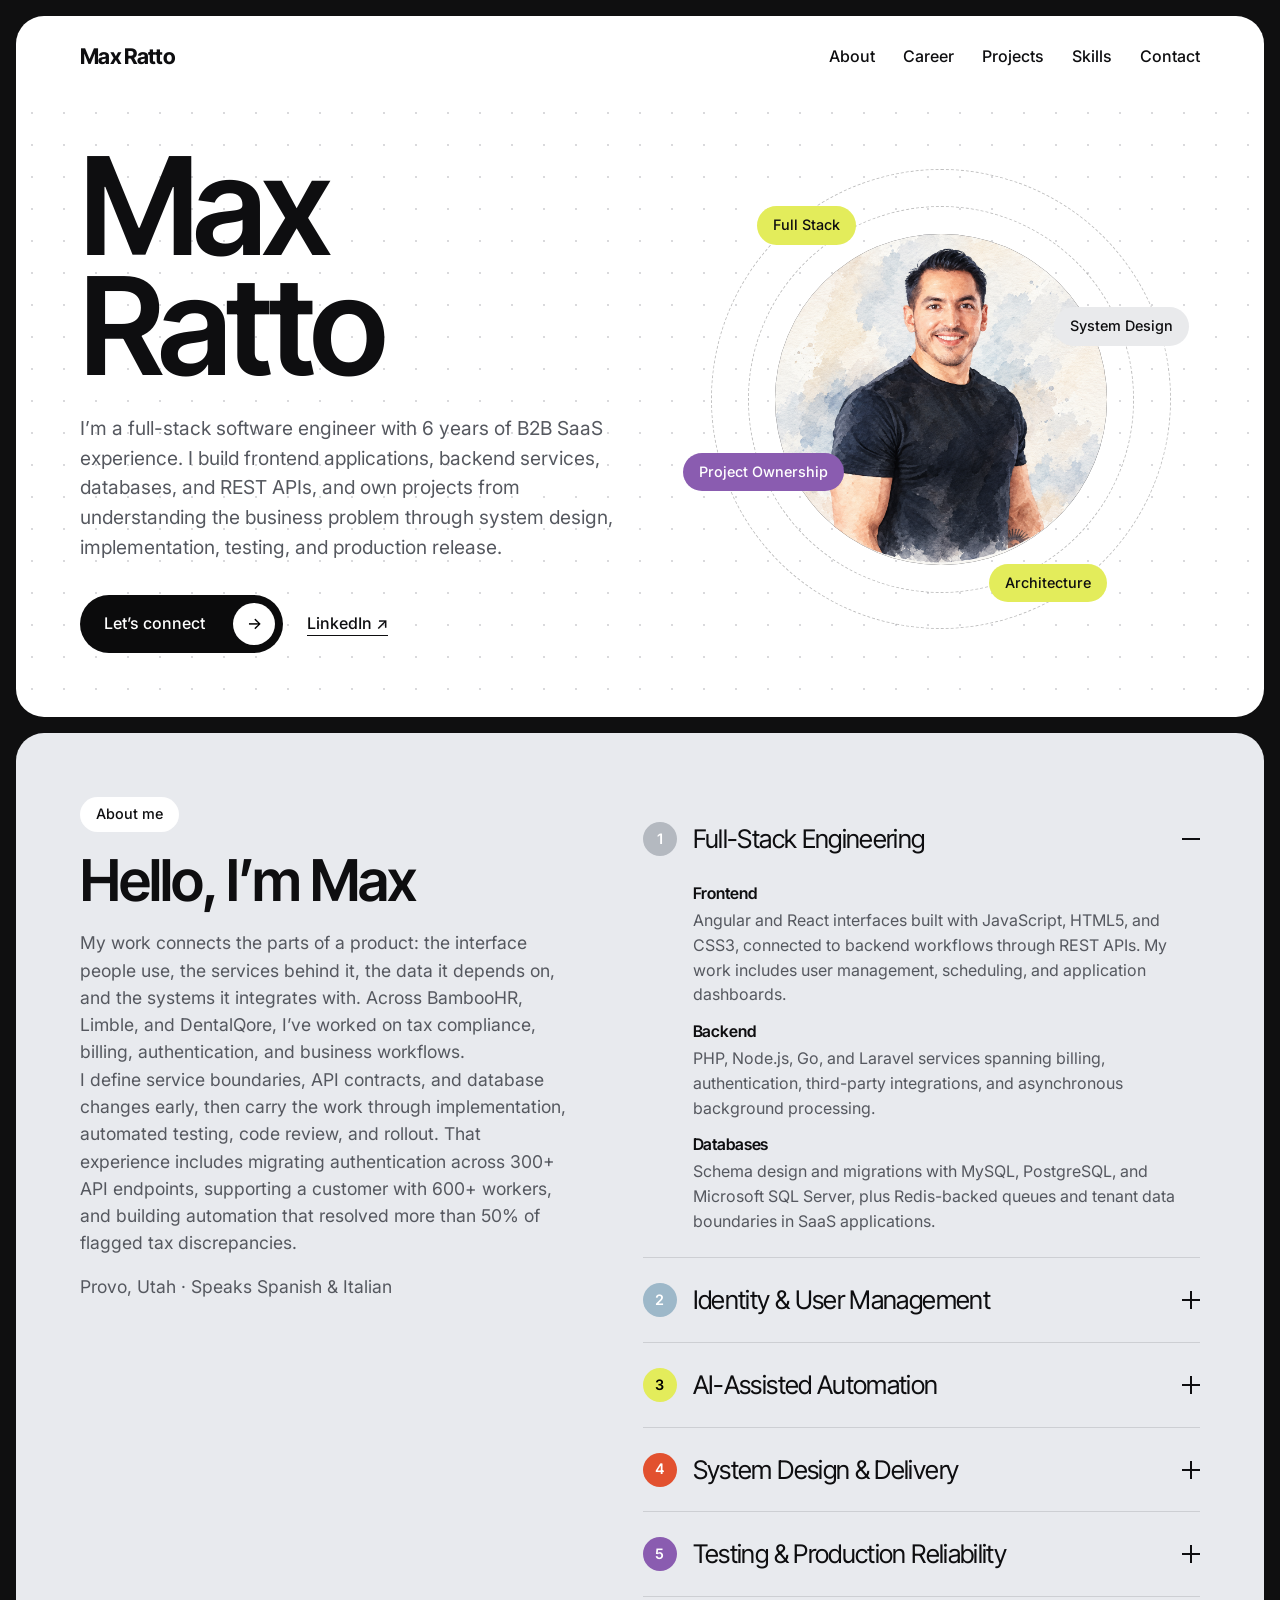
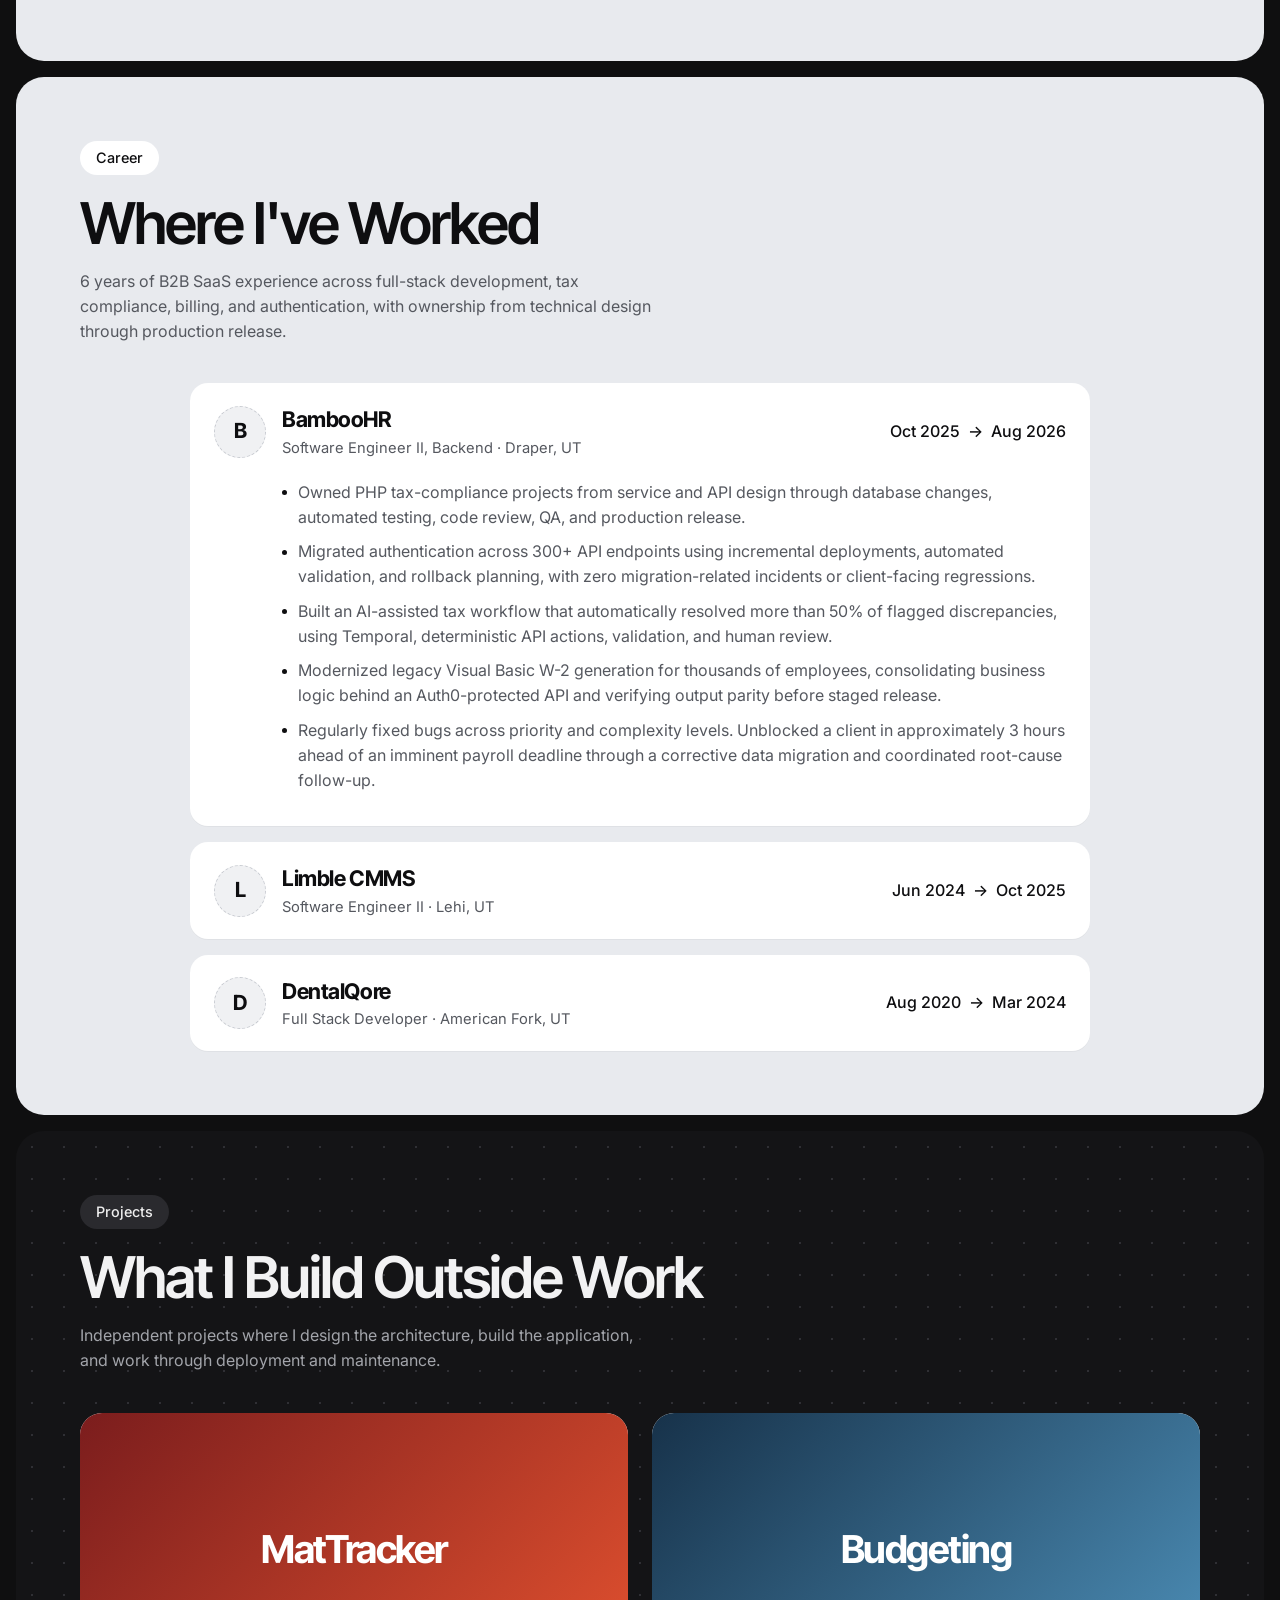
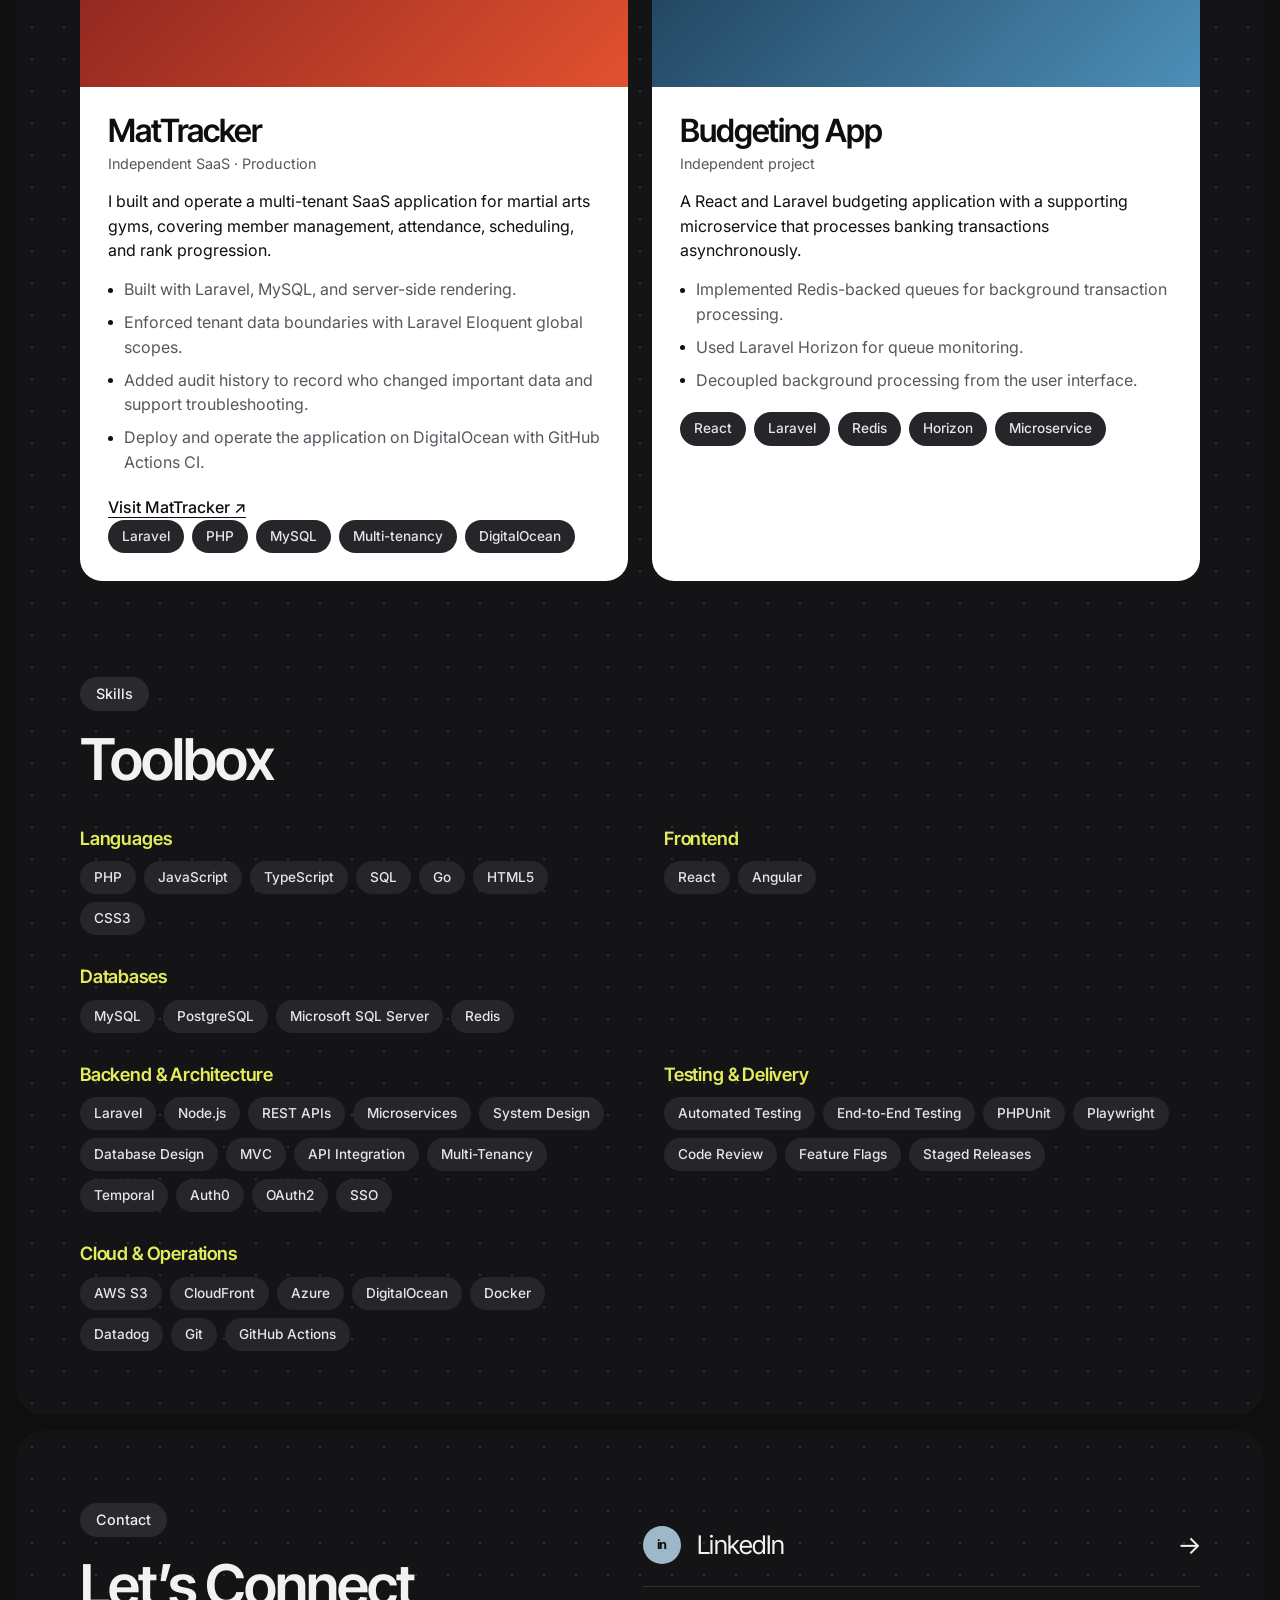
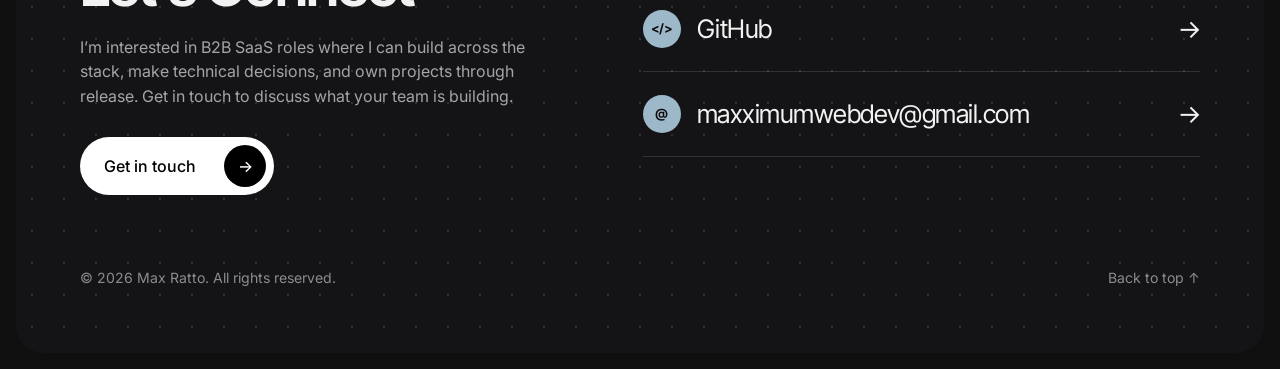
<file: index.html>
<!DOCTYPE html>
<html lang="en">

<head>
    <meta charset="UTF-8">
    <meta name="viewport" content="width=device-width, initial-scale=1.0">
    <title>Max Ratto | Software Engineer</title>
    <meta name="description"
        content="Max Ratto is a full-stack software engineer with 6 years of B2B SaaS experience, owning projects from business problem through system design, implementation, testing, and production release.">
    <meta property="og:title" content="Max Ratto | Software Engineer">
    <meta property="og:description"
        content="Full-stack software engineer with 6 years of B2B SaaS experience, owning projects from system design through production release.">
    <meta property="og:type" content="website">
    <meta name="theme-color" content="#0f0f10">
    <link rel="preconnect" href="https://fonts.googleapis.com">
    <link rel="preconnect" href="https://fonts.gstatic.com" crossorigin>
    <link
        href="https://fonts.googleapis.com/css2?family=Inter+Tight:wght@400;500;600;700&family=Inter:wght@400;500&display=swap"
        rel="stylesheet">
    <link rel="stylesheet" href="main.css">
    <link rel="apple-touch-icon" sizes="180x180" href="apple-touch-icon.png">
    <link rel="icon" type="image/png" sizes="32x32" href="favicon-32x32.png">
    <link rel="icon" type="image/png" sizes="16x16" href="favicon-16x16.png">
    <link rel="manifest" href="site.webmanifest">
    <link rel="shortcut icon" type="image/x-icon" href="favicon.ico">
</head>

<body>
    <div class="shell">
        <!-- HERO + ABOUT + CAREER: light sheet -->
        <div class="sheet sheet-light">
            <header class="topbar">
                <a class="brand" href="#top">Max Ratto</a>
                <button class="menu-toggle" aria-expanded="false" aria-controls="site-nav">Menu</button>
                <nav id="site-nav" aria-label="Primary">
                    <a href="#about">About</a>
                    <a href="#career">Career</a>
                    <a href="#projects">Projects</a>
                    <a href="#skills">Skills</a>
                    <a href="#contact">Contact</a>
                </nav>
            </header>

            <section class="hero dots" id="top">
                <div class="hero-copy reveal">
                    <h1>Max<br>Ratto</h1>
                    <p class="lede">I’m a full-stack software engineer with 6 years of B2B SaaS experience. I build
                        frontend applications, backend services, databases, and REST APIs, and own projects from
                        understanding the business problem through system design, implementation, testing, and
                        production release.</p>
                    <div class="cta-row">
                        <a class="btn" href="#contact">Let’s connect <span class="btn-arrow"
                                aria-hidden="true">&rarr;</span></a>
                        <a class="text-link" href="https://www.linkedin.com/in/maxratto" target="_blank"
                            rel="noopener">LinkedIn &nearr;</a>
                    </div>
                </div>
                <div class="hero-orbit reveal">
                    <div class="ring ring-1"></div>
                    <div class="ring ring-2"></div>
                    <div class="portrait"><img src="assets/profile.png" alt="Watercolor portrait of Max Ratto"></div>
                    <span class="pill pill-grey p2">System Design</span>
                    <span class="pill pill-purple p3">Project Ownership</span>
                    <span class="pill pill-lime p4">Architecture</span>
                    <span class="pill pill-lime p5">Full Stack</span>
                </div>
            </section>
        </div>

        <div class="sheet sheet-grey" id="about">
            <div class="about reveal">
                <div class="about-intro">
                    <span class="eyebrow">About me</span>
                    <h2>Hello, I’m Max</h2>
                    <p>My work connects the parts of a product: the interface people use, the services behind it, the
                        data it depends on, and the systems it integrates with. Across BambooHR, Limble, and DentalQore,
                        I’ve worked on tax compliance, billing, authentication, and business workflows.</p>
                    <p>I define service boundaries, API contracts, and database changes early, then carry the work
                        through implementation, automated testing, code review, and rollout. That experience includes
                        migrating authentication across 300+ API endpoints, supporting a customer with 600+ workers, and
                        building automation that resolved more than 50% of flagged tax discrepancies.</p>
                    <p class="meta">Provo, Utah &middot; Speaks Spanish &amp; Italian</p>
                </div>
                <div class="accordion" data-accordion>
                    <div class="acc-item open">
                        <button class="acc-head" aria-expanded="true">
                            <span class="num n1">1</span><span class="acc-title">Full-Stack Engineering</span><span
                                class="acc-icon" aria-hidden="true"></span>
                        </button>
                        <div class="acc-body">
                            <div class="acc-split">
                                <p><span class="acc-label">Frontend</span>Angular and React interfaces built with
                                    JavaScript, HTML5, and CSS3, connected to backend workflows through REST APIs. My
                                    work includes user management, scheduling, and application dashboards.</p>
                                <p><span class="acc-label">Backend</span>PHP, Node.js, Go, and Laravel services spanning
                                    billing, authentication, third-party integrations, and asynchronous background
                                    processing.</p>
                                <p><span class="acc-label">Databases</span>Schema design and migrations with MySQL,
                                    PostgreSQL, and Microsoft SQL Server, plus Redis-backed queues and tenant data
                                    boundaries in SaaS applications.</p>
                            </div>
                        </div>
                    </div>
                    <div class="acc-item">
                        <button class="acc-head" aria-expanded="false">
                            <span class="num n2">2</span><span class="acc-title">Identity &amp; User
                                Management</span><span class="acc-icon" aria-hidden="true"></span>
                        </button>
                        <div class="acc-body">
                            <div class="acc-split">
                                <p>I’ve implemented Auth0, OAuth2, SSO, and token-based authentication, with role checks
                                    that connect user management, permissions, and billing.</p>
                                <p>At Limble, I helped customers schedule and assign users without application login
                                    accounts, including support for 600+ workers at one customer. At BambooHR, I
                                    migrated authentication across 300+ API endpoints with zero migration-related
                                    incidents or client-facing regressions.</p>
                            </div>
                        </div>
                    </div>
                    <div class="acc-item">
                        <button class="acc-head" aria-expanded="false">
                            <span class="num n3">3</span><span class="acc-title">AI-Assisted Automation</span><span
                                class="acc-icon" aria-hidden="true"></span>
                        </button>
                        <div class="acc-body">
                            <p>At BambooHR, I built a tax-discrepancy workflow that automatically resolved more than 50%
                                of flagged cases previously investigated manually. Temporal coordinated the workflow,
                                while deterministic API actions, validation, and human review handled execution and
                                exceptions.</p>
                        </div>
                    </div>
                    <div class="acc-item">
                        <button class="acc-head" aria-expanded="false">
                            <span class="num n6">4</span><span class="acc-title">System Design &amp;
                                Delivery</span><span class="acc-icon" aria-hidden="true"></span>
                        </button>
                        <div class="acc-body">
                            <div class="acc-split">
                                <p>I design coordinated changes across frontend applications, backend services,
                                    databases, and external integrations. I define service boundaries and API contracts,
                                    weigh technical choices against team skills and maintenance needs, and plan
                                    backward-compatible changes, feature flags, staged releases, and rollback.</p>
                                <p>At Limble, I secured architect agreement on TypeScript for a new service based on
                                    team proficiency, existing CI/CD, and lower operational overhead.</p>
                            </div>
                        </div>
                    </div>
                    <div class="acc-item">
                        <button class="acc-head" aria-expanded="false">
                            <span class="num n4">5</span><span class="acc-title">Testing &amp; Production
                                Reliability</span><span class="acc-icon" aria-hidden="true"></span>
                        </button>
                        <div class="acc-body">
                            <div class="acc-split">
                                <p>Automated testing, peer review, and Datadog logs and traces help me validate changes
                                    and diagnose production issues. At Limble, I introduced 30+ Playwright end-to-end
                                    tests to expand regression coverage across the team’s domain.</p>
                                <p>At BambooHR, I regularly fixed bugs across priority and complexity levels, including
                                    unblocking a client in approximately 3 hours when a workflow failure threatened a
                                    payroll deadline only hours away.</p>
                            </div>
                        </div>
                    </div>
                </div>
            </div>
        </div>

        <!-- CAREER -->
        <div class="sheet sheet-grey career-sheet" id="career">
            <div class="section-head reveal">
                <span class="eyebrow">Career</span>
                <h2>Where I've Worked</h2>
                <p>6 years of B2B SaaS experience across full-stack development, tax compliance, billing, and
                    authentication, with ownership from technical design through production release.</p>
            </div>
            <ol class="timeline">
                <li class="job reveal">
                    <button class="job-head" aria-expanded="true">
                        <span class="logo-dot">B</span>
                        <span class="job-main"><strong>BambooHR</strong><em>Software Engineer II, Backend &middot;
                                Draper, UT</em></span>
                        <span class="job-dates">Oct 2025 <i>&rarr;</i> Aug 2026</span>
                    </button>
                    <ul class="job-body">
                        <li>Owned PHP tax-compliance projects from service and API design through database changes,
                            automated testing, code review, QA, and production release.</li>
                        <li>Migrated authentication across 300+ API endpoints using incremental deployments, automated
                            validation, and rollback planning, with zero migration-related incidents or client-facing
                            regressions.</li>
                        <li>Built an AI-assisted tax workflow that automatically resolved more than 50% of flagged
                            discrepancies, using Temporal, deterministic API actions, validation, and human review.</li>
                        <li>Modernized legacy Visual Basic W-2 generation for thousands of employees, consolidating
                            business logic behind an Auth0-protected API and verifying output parity before staged
                            release.</li>
                        <li>Regularly fixed bugs across priority and complexity levels. Unblocked a client in
                            approximately 3 hours ahead of an imminent payroll deadline through a corrective data
                            migration and coordinated root-cause follow-up.</li>
                    </ul>
                </li>
                <li class="job reveal">
                    <button class="job-head" aria-expanded="false">
                        <span class="logo-dot">L</span>
                        <span class="job-main"><strong>Limble CMMS</strong><em>Software Engineer II &middot; Lehi,
                                UT</em></span>
                        <span class="job-dates">Jun 2024 <i>&rarr;</i> Oct 2025</span>
                    </button>
                    <ul class="job-body">
                        <li>Owned a full-stack worker-role launch across Angular interfaces, backend services,
                            databases, permissions, and billing, enabling scheduling and assignments without login
                            accounts for 600+ workers at one customer.</li>
                        <li>Refactored role checks across user management, authentication, and billing while maintaining
                            compatibility for thousands of customer accounts through backward-compatible changes,
                            feature flags, and staged rollout.</li>
                        <li>Designed coordinated changes across multiple microservices. Secured architect agreement on
                            TypeScript for a new service based on team proficiency, existing CI/CD, and lower
                            operational overhead.</li>
                        <li>Built PHP, Node.js, and Go services, including a Go billing microservice supporting
                            thousands of customers; integrated Chargify, Auth0, OAuth2, SSO, and token-based
                            authentication.</li>
                        <li>Introduced 30+ Playwright end-to-end tests to expand regression coverage, reviewed and
                            approved peer code, and diagnosed production issues with Datadog.</li>
                    </ul>
                </li>
                <li class="job reveal">
                    <button class="job-head" aria-expanded="false">
                        <span class="logo-dot">D</span>
                        <span class="job-main"><strong>DentalQore</strong><em>Full Stack Developer &middot; American
                                Fork, UT</em></span>
                        <span class="job-dates">Aug 2020 <i>&rarr;</i> Mar 2024</span>
                    </button>
                    <ul class="job-body">
                        <li>Built full-stack SaaS applications with PHP, JavaScript, HTML5/CSS3, and MySQL, connecting
                            frontend workflows to backend logic and third-party REST APIs.</li>
                        <li>Refactored a leadership and sales dashboard spanning 10+ interdependent metrics, improving
                            page load speed by at least 30% in most cases while preserving reporting accuracy.</li>
                        <li>Automated lead creation, data synchronization, and status updates through a Pipedrive REST
                            API integration spanning the entire sales pipeline, reducing manual work between platforms.
                        </li>
                        <li>Migrated ERP user-uploaded files and images to AWS S3 and CloudFront, offloading storage and
                            delivery from application servers.</li>
                        <li>Integrated multiple third-party APIs, including Google and GoTo, and maintained PHPUnit
                            automated tests to validate application changes and refactoring.</li>
                    </ul>
                </li>
            </ol>
        </div>

        <!-- PROJECTS + SKILLS: dark sheet -->
        <div class="sheet sheet-dark dots" id="projects">
            <div class="section-head reveal">
                <span class="eyebrow eyebrow-dark">Projects</span>
                <h2>What I Build Outside Work</h2>
                <p>Independent projects where I design the architecture, build the application, and work through
                    deployment and maintenance.</p>
            </div>
            <div class="project-grid">
                <article class="project reveal">
                    <!-- Replace with a screenshot: <img src="assets/mattracker.png" alt="MatTracker screenshot"> -->
                    <div class="project-art art-1"><span>MatTracker</span></div>
                    <div class="project-body">
                        <h3>MatTracker</h3>
                        <p class="tag-line">Independent SaaS &middot; Production</p>
                        <p>I built and operate a multi-tenant SaaS application for martial arts gyms, covering member
                            management, attendance, scheduling, and rank progression.</p>
                        <ul>
                            <li>Built with Laravel, MySQL, and server-side rendering.</li>
                            <li>Enforced tenant data boundaries with Laravel Eloquent global scopes.</li>
                            <li>Added audit history to record who changed important data and support troubleshooting.
                            </li>
                            <li>Deploy and operate the application on DigitalOcean with GitHub Actions CI.</li>
                        </ul>
                        <a class="text-link" href="https://mattrackerapp.com" target="_blank" rel="noopener">Visit
                            MatTracker &nearr;</a>
                        <div class="chips">
                            <span>Laravel</span><span>PHP</span><span>MySQL</span><span>Multi-tenancy</span><span>DigitalOcean</span>
                        </div>
                    </div>
                </article>
                <article class="project reveal">
                    <!-- Replace with a screenshot: <img src="assets/budgeting.png" alt="Budgeting app screenshot"> -->
                    <div class="project-art art-2"><span>Budgeting</span></div>
                    <div class="project-body">
                        <h3>Budgeting App</h3>
                        <p class="tag-line">Independent project</p>
                        <p>A React and Laravel budgeting application with a supporting microservice that processes
                            banking transactions asynchronously.</p>
                        <ul>
                            <li>Implemented Redis-backed queues for background transaction processing.</li>
                            <li>Used Laravel Horizon for queue monitoring.</li>
                            <li>Decoupled background processing from the user interface.</li>
                        </ul>
                        <div class="chips">
                            <span>React</span><span>Laravel</span><span>Redis</span><span>Horizon</span><span>Microservice</span>
                        </div>
                    </div>
                </article>
            </div>

            <div class="skills" id="skills">
                <div class="section-head reveal">
                    <span class="eyebrow eyebrow-dark">Skills</span>
                    <h2>Toolbox</h2>
                </div>
                <div class="skill-groups reveal">
                    <div class="skill-group">
                        <h4>Languages</h4>
                        <div class="chips">
                            <span>PHP</span><span>JavaScript</span><span>TypeScript</span><span>SQL</span><span>Go</span><span>HTML5</span><span>CSS3</span>
                        </div>
                    </div>
                    <div class="skill-group">
                        <h4>Frontend</h4>
                        <div class="chips"><span>React</span><span>Angular</span></div>
                    </div>
                    <div class="skill-group">
                        <h4>Databases</h4>
                        <div class="chips"><span>MySQL</span><span>PostgreSQL</span><span>Microsoft SQL
                                Server</span><span>Redis</span></div>
                    </div>
                    <div class="skill-group">
                        <h4>Backend &amp; Architecture</h4>
                        <div class="chips"><span>Laravel</span><span>Node.js</span><span>REST
                                APIs</span><span>Microservices</span><span>System Design</span><span>Database
                                Design</span><span>MVC</span><span>API
                                Integration</span><span>Multi-Tenancy</span><span>Temporal</span><span>Auth0</span><span>OAuth2</span><span>SSO</span>
                        </div>
                    </div>
                    <div class="skill-group">
                        <h4>Testing &amp; Delivery</h4>
                        <div class="chips"><span>Automated Testing</span><span>End-to-End
                                Testing</span><span>PHPUnit</span><span>Playwright</span><span>Code
                                Review</span><span>Feature Flags</span><span>Staged Releases</span></div>
                    </div>
                    <div class="skill-group">
                        <h4>Cloud &amp; Operations</h4>
                        <div class="chips"><span>AWS
                                S3</span><span>CloudFront</span><span>Azure</span><span>DigitalOcean</span><span>Docker</span><span>Datadog</span><span>Git</span><span>GitHub
                                Actions</span></div>
                    </div>
                </div>
            </div>
        </div>

        <!-- CONTACT -->
        <footer class="sheet sheet-dark contact dots" id="contact">
            <div class="contact-grid reveal">
                <div>
                    <span class="eyebrow eyebrow-dark">Contact</span>
                    <h2>Let’s Connect</h2>
                    <p>I’m interested in B2B SaaS roles where I can build across the stack, make technical decisions,
                        and own projects through release. Get in touch to discuss what your team is building.</p>
                    <a class="btn btn-light" href="mailto:maxximumwebdev@gmail.com">Get in touch <span class="btn-arrow"
                            aria-hidden="true">&rarr;</span></a>
                </div>
                <ul class="links">
                    <li><a href="https://www.linkedin.com/in/maxratto" target="_blank" rel="noopener"><span
                                class="ico">in</span>LinkedIn<span class="go">&rarr;</span></a></li>
                    <li><a href="https://github.com/maximus202" target="_blank" rel="noopener"><span
                                class="ico">&lt;/&gt;</span>GitHub<span class="go">&rarr;</span></a></li>
                    <li><a href="mailto:maxximumwebdev@gmail.com"><span
                                class="ico">@</span>maxximumwebdev@gmail.com<span class="go">&rarr;</span></a></li>
                </ul>
            </div>
            <div class="foot">
                <span>&copy; 2026 Max Ratto. All rights reserved.</span>
                <a href="#top">Back to top &uarr;</a>
            </div>
        </footer>
    </div>
    <script src="index.js"></script>
</body>

</html>
</file>
<file: main.css>
:root {
    --bg: #0f0f10;
    --ink: #0e0e10;
    --muted: #55585f;
    --grey: #e8eaee;
    --white: #fff;
    --line: rgba(14, 14, 16, .12);
    --blue: #9db8c9;
    --lime: #e3ec5b;
    --purple: #8a5cb0;
    --radius: 28px;
    --display: 'Inter Tight', 'Inter', system-ui, sans-serif;
    --body: 'Inter', system-ui, sans-serif;
}

* { box-sizing: border-box; margin: 0; padding: 0; }
html { scroll-behavior: smooth; scroll-padding-top: 24px; }
body {
    background: var(--bg);
    color: var(--ink);
    font-family: var(--body);
    line-height: 1.55;
    -webkit-font-smoothing: antialiased;
}
a { color: inherit; text-decoration: none; }
button { font: inherit; color: inherit; background: none; border: 0; cursor: pointer; text-align: left; }
ul, ol { list-style: none; }
:focus-visible { outline: 2px solid var(--purple); outline-offset: 3px; }

h1, h2, h3, h4 { font-family: var(--display); letter-spacing: -.035em; line-height: 1; font-weight: 600; }
h2 { font-size: clamp(2.2rem, 5vw, 3.6rem); }

.shell { max-width: 1280px; margin: 0 auto; padding: 16px; display: flex; flex-direction: column; gap: 16px; }
.sheet { border-radius: var(--radius); padding: clamp(24px, 5vw, 64px); position: relative; overflow: hidden; }
.sheet-light { background: var(--white); padding-top: 24px; }
.sheet-grey { background: var(--grey); }
.sheet-dark { background: #141416; color: #f2f2f3; }
.dots {
    background-image: radial-gradient(rgba(120, 120, 130, .28) 1.2px, transparent 1.2px);
    background-size: 32px 32px;
}
.sheet-dark.dots { background-color: #141416; }

/* top bar */
.topbar { display: flex; align-items: center; justify-content: space-between; position: relative; z-index: 5; }
.brand { font-family: var(--display); font-weight: 700; font-size: 1.35rem; letter-spacing: -.03em; }
#site-nav { display: flex; gap: 28px; font-weight: 500; }
#site-nav a { position: relative; padding: 4px 0; }
#site-nav a::after {
    content: ''; position: absolute; left: 0; bottom: 0; height: 2px; width: 100%;
    background: currentColor; transform: scaleX(0); transform-origin: left; transition: transform .25s;
}
#site-nav a:hover::after { transform: scaleX(1); }
.menu-toggle { display: none; padding: 8px 16px; border: 1px solid var(--line); border-radius: 999px; font-weight: 500; }

/* hero */
.hero {
    display: grid; grid-template-columns: 1.1fr 1fr; align-items: center; gap: 32px;
    min-height: 620px; margin: 24px -64px -64px; padding: 48px 64px 64px;
}
.hero h1 { font-size: clamp(4rem, 11vw, 8.5rem); line-height: .88; margin-bottom: 28px; }
.lede { font-size: 1.2rem; color: var(--muted); max-width: 30em; margin-bottom: 32px; }
.cta-row { display: flex; align-items: center; gap: 24px; flex-wrap: wrap; }
.btn {
    display: inline-flex; align-items: center; gap: 28px; background: #0b0b0c; color: #fff;
    padding: 8px 8px 8px 24px; border-radius: 999px; font-weight: 500; transition: transform .2s;
}
.btn:hover { transform: translateY(-2px); }
.btn-arrow { display: grid; place-items: center; width: 42px; height: 42px; background: #fff; color: #000; border-radius: 50%; transition: transform .2s; }
.btn:hover .btn-arrow { transform: translateX(3px); }
.btn-light { background: #fff; color: #000; }
.btn-light .btn-arrow { background: #000; color: #fff; }
.text-link { font-weight: 500; border-bottom: 1px solid currentColor; }

.hero-orbit { position: relative; aspect-ratio: 1; max-width: 460px; width: 100%; justify-self: center; }
.ring { position: absolute; border-radius: 50%; border: 1px dashed rgba(0, 0, 0, .25); }
.ring-1 { inset: 0; animation: spin 60s linear infinite; }
.ring-2 { inset: 8%; }
.portrait {
    position: absolute; inset: 14%; border-radius: 50%; overflow: hidden;
    background: radial-gradient(circle at 35% 30%, #3b3b44, #0d0d10); display: grid; place-items: center;
}
.portrait img { width: 100%; height: 100%; object-fit: cover; object-position: 50% 50%; transform: scale(1.04); }
.portrait span { font-family: var(--display); font-size: 5.5rem; font-weight: 700; color: #fff; letter-spacing: -.05em; }
.pill { position: absolute; padding: 8px 16px; border-radius: 999px; font-size: .9rem; font-weight: 500; white-space: nowrap; }
.pill-blue { background: var(--blue); color: #fff; }
.pill-grey { background: #e9eaec; }
.pill-purple { background: var(--purple); color: #fff; }
.pill-lime { background: var(--lime); }
.p2 { top: 30%; right: -4%; }
.p3 { bottom: 30%; left: -6%; }
.p4 { bottom: 6%; right: 14%; }
.p5 { top: 8%; left: 10%; }
@keyframes spin { to { transform: rotate(360deg); } }

/* shared */
.eyebrow { display: inline-block; background: #fff; padding: 6px 16px; border-radius: 999px; font-size: .9rem; font-weight: 500; margin-bottom: 20px; }
.eyebrow-dark { background: #2a2a2e; color: #eee; }
.section-head { margin-bottom: 40px; }
.section-head p { margin-top: 16px; color: var(--muted); max-width: 36em; }
.sheet-dark .section-head p { color: #a3a5ab; }

/* about */
.about { display: grid; grid-template-columns: 1fr 1.1fr; gap: 56px; }
.about h2 { margin-bottom: 20px; }
.about-intro > p { color: var(--muted); font-size: 1.1rem; max-width: 28em; }
.meta { margin-top: 16px; font-size: .95rem; }
.acc-item { border-bottom: 1px solid var(--line); }
.acc-head { width: 100%; display: flex; align-items: center; gap: 16px; padding: 22px 0; }
.num { display: grid; place-items: center; width: 34px; height: 34px; border-radius: 50%; font-size: .9rem; font-weight: 600; flex: none; color: #fff; background: #b4b9c0; }
.n2 { background: var(--blue); } .n3 { background: var(--lime); color: #000; } .n4 { background: var(--purple); } .n5 { background: #0b0b0c; } .n6 { background: #e2512f; }
.acc-title { font-family: var(--display); font-size: 1.6rem; letter-spacing: -.025em; flex: 1; }
.acc-icon { position: relative; width: 18px; height: 18px; flex: none; }
.acc-icon::before, .acc-icon::after { content: ''; position: absolute; background: currentColor; left: 0; top: 8px; width: 18px; height: 2px; transition: transform .25s; }
.acc-icon::after { transform: rotate(90deg); }
.open > .acc-head .acc-icon::after { transform: rotate(0); }
.acc-body { display: grid; grid-template-rows: 0fr; transition: grid-template-rows .3s ease; }
.acc-body > p, .acc-body > div { overflow: hidden; color: var(--muted); padding-left: 50px; }
.acc-item.open .acc-body { grid-template-rows: 1fr; }
.acc-item.open .acc-body > p, .acc-item.open .acc-body > div { padding-bottom: 24px; }
.acc-split p { margin-bottom: 12px; }
.acc-split p:last-child { margin-bottom: 0; }
.acc-label { display: block; color: var(--ink); font-family: var(--display); font-weight: 600; letter-spacing: -.01em; margin-bottom: 2px; }

/* career */
.timeline { display: flex; flex-direction: column; gap: 16px; max-width: 900px; margin: 0 auto; position: relative; }
.job { background: #fff; border-radius: 18px; box-shadow: 0 1px 0 rgba(0, 0, 0, .04); }
.job-head { width: 100%; display: flex; align-items: center; gap: 16px; padding: 20px 24px; }
.logo-dot { width: 52px; height: 52px; border-radius: 50%; display: grid; place-items: center; flex: none; background: #f0f1f3; border: 1px dashed #c9ccd2; font-family: var(--display); font-weight: 700; font-size: 1.3rem; }
.job-main { flex: 1; display: flex; flex-direction: column; }
.job-main strong { font-family: var(--display); font-size: 1.35rem; letter-spacing: -.02em; }
.job-main em { font-style: normal; color: var(--muted); font-size: .92rem; }
.job-dates { font-weight: 500; white-space: nowrap; }
.job-dates i { font-style: normal; padding: 0 4px; }
.job-body { display: none; padding: 0 24px 24px 92px; color: var(--muted); }
.job.open .job-body { display: block; }
.job-body li { position: relative; padding-left: 16px; margin-bottom: 10px; }
.job-body li::before { content: ''; position: absolute; left: 0; top: .65em; width: 5px; height: 5px; border-radius: 50%; background: var(--ink); }

/* projects */
.project-grid { display: grid; grid-template-columns: 1fr 1fr; gap: 24px; margin-bottom: 96px; }
.project { background: #fff; color: var(--ink); border-radius: 22px; overflow: hidden; display: flex; flex-direction: column; }
.project-art { aspect-ratio: 16 / 8; display: grid; place-items: center; font-family: var(--display); font-weight: 700; font-size: 2.4rem; letter-spacing: -.04em; color: #fff; }
.art-1 { background: linear-gradient(135deg, #7b1d1d, #e2512f); }
.art-2 { background: linear-gradient(135deg, #17324a, #4d8fb8); }
.project-art img { width: 100%; height: 100%; object-fit: cover; }
.project-body { padding: 28px; }
.project-body h3 { font-size: 2rem; margin-bottom: 6px; }
.tag-line { color: var(--muted); font-size: .9rem; margin-bottom: 14px; }
.project-body ul { margin: 14px 0 20px; color: var(--muted); }
.project-body li { position: relative; padding-left: 16px; margin-bottom: 8px; }
.project-body li::before { content: ''; position: absolute; left: 0; top: .65em; width: 5px; height: 5px; border-radius: 50%; background: var(--ink); }
.chips { display: flex; flex-wrap: wrap; gap: 8px; }
.chips span { padding: 6px 14px; border-radius: 999px; background: #eef0f2; font-size: .85rem; font-weight: 500; }
.sheet-dark .chips span { background: #26262a; color: #e6e6e8; }

/* skills */
.skill-groups { display: grid; grid-template-columns: repeat(2, 1fr); gap: 32px 48px; }
.skill-group h4 { font-size: 1.15rem; margin-bottom: 14px; color: var(--lime); letter-spacing: -.01em; }
.skill-group:nth-child(2) { grid-row: span 2; }

/* contact */
.contact { padding-top: clamp(40px, 6vw, 72px); }
.contact-grid { display: grid; grid-template-columns: 1fr 1.1fr; gap: 56px; align-items: start; }
.contact h2 { margin-bottom: 20px; }
.contact p { color: #a3a5ab; max-width: 28em; margin-bottom: 28px; }
.links li { border-bottom: 1px solid rgba(255, 255, 255, .12); }
.links a { display: flex; align-items: center; gap: 16px; padding: 22px 0; font-family: var(--display); font-size: 1.6rem; letter-spacing: -.02em; transition: padding .2s; }
.links a:hover { padding-left: 8px; }
.ico { display: grid; place-items: center; width: 38px; height: 38px; border-radius: 50%; background: var(--blue); color: #0b0b0c; font-size: .8rem; font-weight: 700; font-family: var(--body); flex: none; }
.go { margin-left: auto; }
.foot { display: flex; justify-content: space-between; gap: 16px; flex-wrap: wrap; margin-top: 72px; font-size: .88rem; color: #8a8c93; }

/* reveal */
.js-reveal .reveal { opacity: 0; transform: translateY(24px); transition: opacity .7s ease, transform .7s ease; }
.js-reveal .reveal.in { opacity: 1; transform: none; }
@media (prefers-reduced-motion: reduce) {
    html { scroll-behavior: auto; }
    .ring-1 { animation: none; }
    * { transition: none !important; }
}

/* responsive */
@media (max-width: 900px) {
    .hero, .about, .project-grid, .contact-grid, .skill-groups { grid-template-columns: 1fr; }
    .hero { margin: 16px -24px -24px; padding: 24px; min-height: 0; }
    .skill-group:nth-child(2) { grid-row: auto; }
    .menu-toggle { display: block; }
    #site-nav { display: none; position: absolute; top: 52px; right: 0; background: #fff; border: 1px solid var(--line); border-radius: 18px; padding: 16px 24px; flex-direction: column; gap: 12px; box-shadow: 0 12px 32px rgba(0, 0, 0, .12); }
    #site-nav.open { display: flex; }
    .job-body { padding-left: 24px; }
    .job-head { flex-wrap: wrap; }
    .job-dates { width: 100%; padding-left: 68px; font-size: .9rem; color: var(--muted); }
    .acc-title { font-size: 1.3rem; }
    .links a { font-size: 1.25rem; }
}

@media (max-width: 520px) {
    .p2 { right: 0; }
    .p3 { left: 0; }
    .pill { font-size: .8rem; padding: 6px 12px; }
}
</file>
